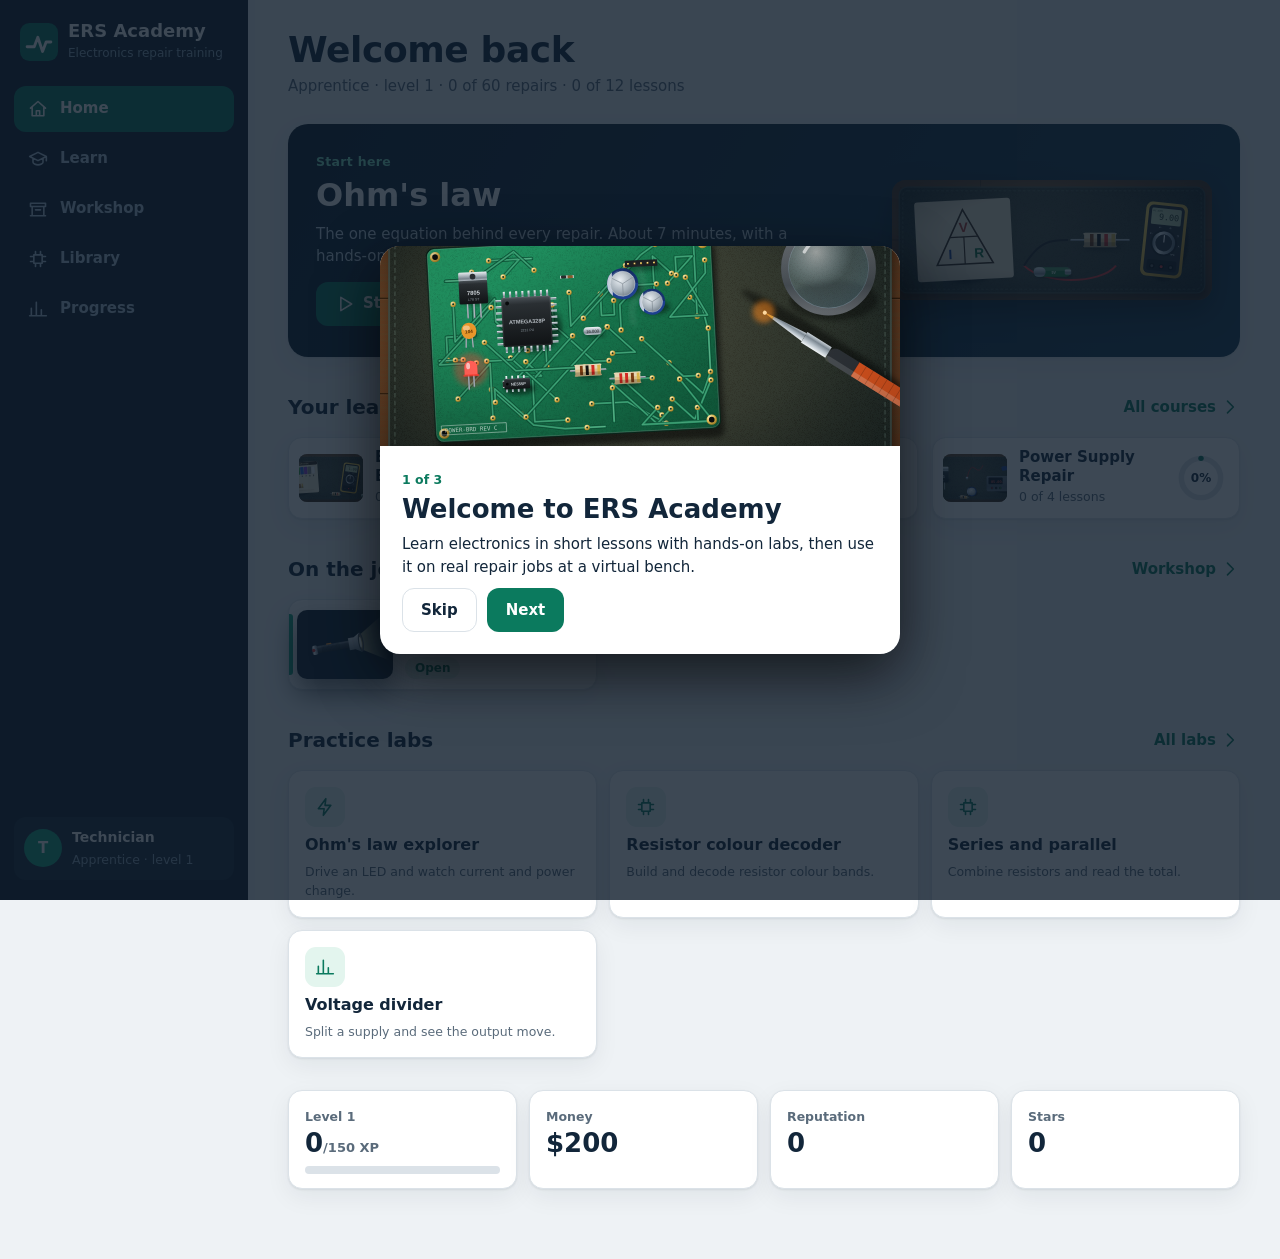
<file: index.html>
<!DOCTYPE html><html lang="en"><head><meta charset="utf-8"><title>ERS Academy · Electronics Repair Training</title>
<meta name="viewport" content="width=device-width,initial-scale=1,viewport-fit=cover"><meta name="theme-color" content="#0d1b2a">
<meta name="apple-mobile-web-app-capable" content="yes"><meta name="mobile-web-app-capable" content="yes">
<link rel="manifest" href="manifest.webmanifest"><link rel="apple-touch-icon" href="icons/apple-touch-icon.png"><link rel="icon" href="icons/icon-192.png">
<link rel="stylesheet" href="css/app.css">
<script src="firebase-config.js"></script><script src="firebase-sync.js"></script></head>
<body><div id="app"></div><div id="toast" role="status" aria-live="polite"></div>
<script src="js/engine.js"></script><script src="js/art.js"></script>
<script src="js/ui/core.js"></script><script src="js/ui/parts.js"></script><script src="js/ui/lessons.js"></script><script src="js/ui/widgets.js"></script>
<script src="js/ui/academy.js"></script><script src="js/ui/workshop.js"></script><script src="js/boot.js"></script>
</body></html>
</file>
<file: css/app.css>
/* ERS Academy design system. Light academy surfaces, dark workshop. */
:root{--ink:#0d1b2a;--ink2:#162a3d;--bg:#eef2f5;--card:#fff;--line:#dbe2e8;--mu:#5a6b7b;--tx:#12263a;--brand:#0b7a5e;--brand2:#12a67f;--brand-bg:#e3f5ee;--amber:#e8a317;--red:#d7382d;--blue:#2a6df4;--r:14px;--sh:0 1px 2px #0d1b2a14,0 8px 24px #0d1b2a10;--hd:"Bahnschrift","Segoe UI Variable Display","Segoe UI",system-ui,-apple-system,Roboto,sans-serif;--mono:"Cascadia Mono","SF Mono",Consolas,"Roboto Mono",monospace}
*{box-sizing:border-box}html{-webkit-text-size-adjust:100%}body{margin:0;background:var(--bg);color:var(--tx);font:15px/1.5 system-ui,-apple-system,"Segoe UI",Roboto,sans-serif;-webkit-tap-highlight-color:transparent}
button{font:inherit;color:inherit;background:none;border:0;padding:0;cursor:pointer;text-align:inherit}button:disabled{cursor:not-allowed}
h1,h2,h3,h4{font-family:var(--hd);line-height:1.2;margin:0}p{margin:0 0 10px}img{max-width:100%}
a{color:inherit;text-decoration:none}
:focus-visible{outline:3px solid #2a6df4aa;outline-offset:2px}
.i{width:20px;height:20px;flex:none;vertical-align:-4px}
.mu{color:var(--mu)}.good{color:#0b7a5e}.bad{color:var(--red)}.warn{color:#b06a00}
.row{display:flex;gap:10px;align-items:center;flex-wrap:wrap}.row.wrap{flex-wrap:wrap}.col{display:flex;flex-direction:column;gap:10px}.row-end{display:flex;justify-content:flex-end;margin-top:14px}
/* buttons and chips */
.btn{display:inline-flex;align-items:center;justify-content:center;gap:8px;min-height:44px;padding:0 18px;border-radius:12px;font-weight:700;background:var(--brand);color:#fff;border:1px solid transparent;transition:transform .08s,background .15s}
.btn.pri{background:var(--brand);color:#fff}.btn.pri:hover:not(:disabled){background:#096a52}
.btn.ghost{background:#fff;color:var(--tx);border-color:var(--line)}.btn.ghost:hover:not(:disabled){border-color:#9fb1c1;background:#f7fafc}
.btn.danger{background:#fff;color:var(--red);border-color:#f0b8b3}.btn.sm{min-height:36px;padding:0 12px;font-size:14px;border-radius:10px}
.btn:disabled{opacity:.45}.btn:active:not(:disabled){transform:translateY(1px)}
.lnk{display:inline-flex;align-items:center;gap:4px;color:var(--brand);font-weight:700;min-height:36px}
.back{display:inline-flex;align-items:center;gap:4px;color:var(--mu);font-weight:600;min-height:40px;margin-bottom:6px}
.pill{display:inline-flex;align-items:center;gap:4px;padding:2px 10px;border-radius:99px;background:#edf1f4;color:var(--mu);font-size:12px;font-weight:700}.pill.g{background:var(--brand-bg);color:var(--brand)}
.chip{display:inline-flex;align-items:center;gap:6px;height:34px;padding:0 12px;border-radius:99px;background:#fff;border:1px solid var(--line);font-weight:700;font-size:14px}.chip.amber{color:#9a6700}.chip .i{width:16px;height:16px}
.chip.lvl{gap:8px;padding:0 10px 0 4px}.chip.lvl b{display:grid;place-items:center;width:26px;height:26px;border-radius:50%;background:var(--brand);color:#fff;font-size:13px}.chip.lvl span{width:54px;height:6px;border-radius:3px;background:#dbe2e8;overflow:hidden}.chip.lvl i{display:block;height:100%;background:var(--brand2)}
.chipb{display:inline-flex;align-items:center;min-height:36px;padding:0 12px;border-radius:99px;border:1px solid var(--line);background:#fff;font-weight:700;font-size:14px}.chipb.on{background:var(--ink);color:#fff;border-color:var(--ink)}
.card{background:var(--card);border:1px solid var(--line);border-radius:var(--r);box-shadow:var(--sh);padding:18px}
.card h2{font-size:19px;margin-bottom:10px;display:flex;align-items:center;gap:8px}
.empty{text-align:center;padding:30px 16px;background:#fff;border:1px dashed #b9c6d2;border-radius:var(--r)}.empty img{max-width:420px;width:100%;border-radius:12px;margin-bottom:12px}
.tabsb{display:flex;gap:6px;padding:4px;background:#e1e8ee;border-radius:12px;margin:16px 0;width:max-content;max-width:100%;overflow-x:auto}.tabsb button{min-height:40px;padding:0 16px;border-radius:9px;font-weight:700;color:var(--mu);white-space:nowrap}.tabsb button.on{background:#fff;color:var(--tx);box-shadow:0 1px 3px #0d1b2a22}
.bar{display:block;height:8px;border-radius:4px;background:#dbe2e8;overflow:hidden;margin-top:8px}.bar i{display:block;height:100%;background:linear-gradient(90deg,var(--brand),var(--brand2))}.bar.lg{height:12px;border-radius:6px}
.stars{display:inline-flex;gap:2px}.stars i{color:#c7d1da}.stars i.on{color:var(--amber)}.stars .i{width:16px;height:16px;fill:currentColor}.stars i:not(.on) .i{fill:none}
.ring{flex:none}.stars .i path{fill:inherit}
/* shell */
.app{display:grid;grid-template-columns:248px 1fr;min-height:100dvh}
.side{position:sticky;top:0;height:100dvh;background:var(--ink);color:#cfe0ec;display:flex;flex-direction:column;padding:20px 14px}
.brand{display:flex;align-items:center;gap:10px;padding:0 6px 22px}.brand svg{width:38px;height:38px;flex:none}.brand b{display:block;color:#fff;font:800 18px var(--hd)}.brand small{color:#8ea6ba;font-size:12px}
.snav{display:flex;flex-direction:column;gap:4px}.snav .nv{display:flex;align-items:center;gap:12px;min-height:46px;padding:0 14px;border-radius:12px;font-weight:700;color:#b6cadb}.snav .nv:hover{background:#ffffff12}.snav .nv.on{background:var(--brand);color:#fff}
.sfoot{margin-top:auto}.who{display:flex;gap:10px;align-items:center;width:100%;padding:10px;border-radius:12px;background:#ffffff0f}.who:hover{background:#ffffff1c}.av{display:grid;place-items:center;width:38px;height:38px;border-radius:50%;background:var(--brand2);color:#fff;font-weight:800}.who b{display:block;color:#fff;font-size:14px}.who small{color:#8ea6ba}
.top{display:none}.tabs{display:none}
.main{padding:28px 40px 70px;width:100%;max-width:1220px;margin:0 auto}
.page{display:flex;flex-direction:column;gap:6px}.page.narrow{max-width:760px}
@media(max-width:959px){.app{display:block}.side{display:none}
 .top{display:flex;align-items:center;justify-content:space-between;position:sticky;top:0;z-index:30;height:56px;padding:0 14px;background:var(--ink);color:#fff}.brand.sm{padding:0}.brand.sm svg{width:30px;height:30px}.brand.sm b{font-size:16px}.top .chips{display:flex;gap:6px}.top .chip{background:#ffffff14;border-color:#ffffff22;color:#fff;height:32px}.top .chip.lvl span{background:#ffffff33}.top .chip.amber{color:#ffd166}
 .tabs{display:grid;grid-template-columns:repeat(5,1fr);position:fixed;left:0;right:0;bottom:0;z-index:30;background:#fff;border-top:1px solid var(--line);padding-bottom:env(safe-area-inset-bottom)}.tabs .nv{display:flex;flex-direction:column;align-items:center;justify-content:center;gap:2px;min-height:58px;color:var(--mu);font-size:11px;font-weight:700}.tabs .nv.on{color:var(--brand)}.tabs .nv.on .i{stroke-width:2.4}
 .main{padding:16px 14px 96px}}
/* page header */
.phead{display:flex;align-items:flex-end;justify-content:space-between;gap:14px;margin-bottom:14px;position:relative}.phead h1{font-size:clamp(26px,4.4vw,36px);font-weight:800;letter-spacing:-.4px}.phead p{color:var(--mu);margin:4px 0 0;max-width:60ch}
.phead.img{min-height:170px;border-radius:18px;overflow:hidden;padding:20px;align-items:flex-end;background:#0d1b2a;isolation:isolate;box-shadow:var(--sh)}.phead.img>img{position:absolute;inset:0;width:100%;height:100%;object-fit:cover;z-index:-2}.phead.img:before{content:"";position:absolute;inset:0;background:linear-gradient(90deg,#0d1b2aee 8%,#0d1b2a66 60%,#0d1b2a22);z-index:-1}.phead.img h1,.phead.img p{color:#fff}.phead.img p{color:#d0deea}
.phr{display:flex;align-items:center}
.sec{margin-top:26px}.sech{display:flex;align-items:center;justify-content:space-between;margin-bottom:12px}.sech h2{font-size:20px}
/* continue hero */
.cont{display:grid;grid-template-columns:1fr minmax(0,320px);gap:20px;align-items:center;background:linear-gradient(120deg,#0d1b2a,#16394f);color:#fff;border-radius:20px;padding:26px 28px;overflow:hidden;box-shadow:var(--sh);margin-top:6px}
.contx small{color:#7fe3c2;font-weight:800;letter-spacing:.3px}.contx h2{font-size:clamp(24px,3.6vw,32px);margin:4px 0 8px}.contx p{color:#c6d7e4;max-width:52ch}.contx .btn{margin:4px 8px 0 0}.contx .btn.ghost{background:#ffffff14;color:#fff;border-color:#ffffff33}
.devart{display:block;width:100%;height:auto;max-height:210px;filter:drop-shadow(0 14px 14px #0008)}.devart.sm{width:96px;max-height:70px;flex:none}.devart.lg{max-width:320px;justify-self:end}.contimg{width:100%;border-radius:14px;box-shadow:0 12px 28px #0007}
@media(max-width:720px){.cont{grid-template-columns:1fr;padding:20px}.devart.lg{max-width:240px;justify-self:center}}
/* home cards */
.ccs{display:grid;grid-template-columns:repeat(auto-fill,minmax(250px,1fr));gap:14px}.cc{display:grid;grid-template-columns:64px 1fr auto;gap:12px;align-items:center;background:#fff;border:1px solid var(--line);border-radius:var(--r);padding:10px 14px 10px 10px;box-shadow:var(--sh)}.cc img{width:64px;height:48px;object-fit:cover;border-radius:8px}.cc b{display:block;line-height:1.25}.cc small{color:var(--mu)}.cc:hover{border-color:#9fb1c1}
.jts{display:grid;grid-template-columns:repeat(auto-fill,minmax(270px,1fr));gap:12px}.jt{display:flex;align-items:center;gap:12px;text-align:left;background:#fff;border:1px solid var(--line);border-radius:var(--r);padding:10px 14px 10px 8px;box-shadow:var(--sh);min-height:84px;position:relative}.jt:before{content:"";position:absolute;left:0;top:14px;bottom:14px;width:4px;border-radius:0 3px 3px 0;background:var(--brand2)}.jt .devart{background:#0f1d29;border-radius:10px;padding:4px}.jti small{color:var(--mu);font-size:12px;font-weight:700}.jti b{display:block;line-height:1.25;margin:1px 0 4px}.jt.done:before{background:var(--amber)}.jt:disabled{opacity:.55}.jt:disabled:before{background:#b9c6d2}.jt:hover:not(:disabled){border-color:#9fb1c1}
.labs{display:grid;grid-template-columns:repeat(auto-fill,minmax(230px,1fr));gap:12px}.lab-card{display:flex;flex-direction:column;align-items:flex-start;gap:6px;text-align:left;background:#fff;border:1px solid var(--line);border-radius:var(--r);padding:16px;box-shadow:var(--sh);min-height:128px}.lab-card:hover{border-color:var(--brand2)}.lab-card b{font-size:16px}.lab-card small{color:var(--mu)}.li{display:grid;place-items:center;width:40px;height:40px;border-radius:11px;background:var(--brand-bg);color:var(--brand)}
.stats{display:grid;grid-template-columns:repeat(4,1fr);gap:12px}.stats>div{background:#fff;border:1px solid var(--line);border-radius:var(--r);padding:14px 16px;box-shadow:var(--sh)}.stats small{color:var(--mu);font-weight:700}.stats b{display:block;font:800 26px var(--hd)}.stats b i{font:600 13px system-ui;color:var(--mu);font-style:normal}@media(max-width:720px){.stats{grid-template-columns:repeat(2,1fr)}}
.modes{display:grid;grid-template-columns:repeat(auto-fit,minmax(220px,1fr));gap:12px}.mode{display:flex;flex-direction:column;gap:6px;align-items:flex-start;background:#fff;border:1px solid var(--line);border-radius:var(--r);padding:16px;box-shadow:var(--sh)}.mode:hover{border-color:var(--brand2)}.mode small{color:var(--mu)}
.tipbox{background:var(--brand-bg);border:1px solid #b6e4d3;border-radius:var(--r);padding:14px 16px;color:#0a5a45}.tipbox .i{margin-right:6px}
/* learn */
.course{display:grid;grid-template-columns:260px 1fr;background:#fff;border:1px solid var(--line);border-radius:18px;overflow:hidden;box-shadow:var(--sh);margin-bottom:16px}.course .cover{width:100%;height:100%;object-fit:cover;min-height:180px}.cbody{padding:20px 22px}.chead{display:flex;justify-content:space-between;gap:12px;align-items:flex-start;margin-bottom:10px}.chead small{color:var(--brand);font-weight:800}.chead h2{font-size:23px;margin:2px 0 4px}.chead p{color:var(--mu);margin:0}
.lessons{list-style:none;margin:0;padding:0;display:flex;flex-direction:column;gap:6px}.lrow{display:grid;grid-template-columns:72px 1fr auto 28px;gap:12px;align-items:center;width:100%;padding:6px 10px 6px 6px;border:1px solid var(--line);border-radius:12px;background:#fafcfd;text-align:left}.lrow:hover{border-color:var(--brand2);background:#fff}.lrow img{width:72px;height:46px;object-fit:cover;border-radius:8px}.lt b{display:block;line-height:1.25}.lt small{color:var(--mu)}.lm{color:var(--mu);font-size:13px;font-weight:600}.ls{display:grid;place-items:center}.chk{display:grid;place-items:center;width:26px;height:26px;border-radius:50%;background:var(--brand);color:#fff}.chk .i{width:15px;height:15px}.lrow.ok{background:#f2faf6}
@media(max-width:820px){.course{grid-template-columns:1fr}.course .cover{height:130px;min-height:0}.lrow{grid-template-columns:56px 1fr 22px}.lrow img{width:56px;height:40px}.lm{display:none}}
.safe-cta{display:grid;grid-template-columns:320px 1fr;gap:20px;background:#fff;border:1px solid var(--line);border-radius:18px;overflow:hidden;box-shadow:var(--sh);align-items:center}.safe-cta img{width:100%;height:100%;object-fit:cover}.safe-cta div{padding:20px}@media(max-width:720px){.safe-cta{grid-template-columns:1fr}}
/* lesson */
.lesson{max-width:820px;margin:0 auto;width:100%}.lhead{display:flex;align-items:center;gap:16px;margin-bottom:10px}.steps{flex:1;display:flex;gap:5px}.steps i{flex:1;height:6px;border-radius:3px;background:#d5dee6}.steps i.d{background:var(--brand2)}.steps i.c{background:var(--ink)}
.lcover{position:relative;border-radius:18px;overflow:hidden;margin-bottom:16px;min-height:150px;display:flex;align-items:flex-end;isolation:isolate;background:#0d1b2a}.lcover img{position:absolute;inset:0;width:100%;height:100%;object-fit:cover;z-index:-2}.lcover:before{content:"";position:absolute;inset:0;background:linear-gradient(0deg,#0d1b2aee,#0d1b2a11 70%);z-index:-1}.lcover div{padding:16px 20px;color:#fff}.lcover small{color:#9fe5cd;font-weight:700}.lcover h1{font-size:clamp(24px,4vw,32px)}
.blk{margin-bottom:16px}.blk.text{background:#fff;border:1px solid var(--line);border-radius:var(--r);padding:20px 22px;box-shadow:var(--sh)}.blk.text h3{font-size:21px;margin-bottom:10px}.blk.text p{font-size:16.5px;line-height:1.65}.blk.text p:last-child{margin-bottom:0}
figure.blk{margin:0 0 16px;background:#fff;border:1px solid var(--line);border-radius:var(--r);overflow:hidden;box-shadow:var(--sh)}figure .fig{display:block;width:100%;height:auto}figcaption{padding:10px 16px;color:var(--mu);font-size:14px;border-top:1px solid var(--line)}
.fig.sm{width:100%;max-width:520px;height:auto;display:block;margin:0 auto 10px}
.keybox{background:var(--brand-bg);border:1px solid #b6e4d3;border-radius:var(--r);padding:16px 20px}.keybox h3{display:flex;gap:8px;align-items:center;color:#0a5a45;font-size:17px;margin-bottom:8px}.keybox ul{margin:0;padding-left:20px}.keybox li{margin:4px 0}
.chkq small,.quiz small{color:var(--brand);font-weight:800}.chkq h3,.quiz h3{margin:2px 0 12px;font-size:19px}
.opts{display:flex;flex-direction:column;gap:8px}.opts.inl,.opts .btn{}.qo{display:flex;align-items:center;gap:12px;min-height:48px;padding:10px 14px;border:1.5px solid var(--line);border-radius:12px;background:#fff;font-weight:600;text-align:left}.qo:before{content:"";width:20px;height:20px;border-radius:50%;border:2px solid #9fb1c1;flex:none}.qo:hover{border-color:#9fb1c1;background:#f7fafc}.qo.on{border-color:var(--ink);background:#f1f5f8}.qo.on:before{background:radial-gradient(var(--ink) 0 5px,#fff 6px);border-color:var(--ink)}.qo.rt{border-color:#0b7a5e;background:#e8f7f0}.qo.rt:before{background:#0b7a5e;border-color:#0b7a5e}.qo.wr{border-color:var(--red);background:#fdeceb}.qo.wr:before{background:var(--red);border-color:var(--red)}
.qq{margin-bottom:18px}.qq>p{margin-bottom:8px;font-size:16.5px}.why{margin:8px 0 0;font-size:14px}
.passbox{background:var(--brand-bg);border:1px solid #b6e4d3;border-radius:var(--r);padding:16px;margin-top:8px}.passbox b{display:flex;gap:8px;align-items:center;font-size:18px;color:#0a5a45}
.lnav{display:flex;justify-content:space-between;align-items:center;gap:12px;margin-top:10px;padding:10px 12px;position:sticky;bottom:calc(58px + env(safe-area-inset-bottom));background:#fff;border:1px solid var(--line);border-radius:14px;box-shadow:0 8px 24px #0d1b2a22;z-index:5}.lnav span{color:var(--mu);font-weight:700}@media(min-width:960px){.lnav{bottom:12px}}.lesson{padding-bottom:24px}
/* labs / widgets */
.card.lab{padding:18px}.card.lab h3{display:flex;gap:8px;align-items:center;margin-bottom:12px;font-size:18px;color:var(--brand)}
.lab-ctl{display:flex;flex-direction:column;gap:12px;margin-bottom:12px;padding:14px;background:#f4f7f9;border-radius:12px}
.sl{display:grid;grid-template-columns:110px 1fr 76px;gap:12px;align-items:center;font-weight:700;font-size:14px}.sl output{text-align:right;font-family:var(--mono);font-size:14px}
input[type=range]{-webkit-appearance:none;appearance:none;height:8px;border-radius:4px;background:#cfd9e1;width:100%;min-height:32px;background-clip:content-box;padding:12px 0;border:0}input[type=range]::-webkit-slider-thumb{-webkit-appearance:none;width:26px;height:26px;border-radius:50%;background:var(--brand);border:3px solid #fff;box-shadow:0 1px 5px #0005;margin-top:0}input[type=range]::-moz-range-thumb{width:22px;height:22px;border-radius:50%;background:var(--brand);border:3px solid #fff}
.segc{display:inline-flex;background:#e1e8ee;border-radius:10px;padding:3px;gap:2px;width:max-content;max-width:100%}.segc button{min-height:38px;padding:0 14px;border-radius:8px;font-weight:700;color:var(--mu);white-space:nowrap}.segc button.on{background:#fff;color:var(--tx);box-shadow:0 1px 3px #0d1b2a22}
.readouts{display:grid;grid-template-columns:repeat(auto-fit,minmax(130px,1fr));gap:10px;margin:8px 0}.readouts>div{background:#f4f7f9;border-radius:10px;padding:10px 12px}.readouts small{display:block;color:var(--mu);font-size:12px;font-weight:700}.readouts b{font:800 18px var(--mono)}
.lab-task{margin-top:12px;padding:12px 14px;border:1px dashed #9fb1c1;border-radius:12px;background:#fafcfd}
.lab-two{display:grid;grid-template-columns:1fr 1fr;gap:20px}@media(max-width:820px){.lab-two{grid-template-columns:1fr}}.lab-two h4{margin-bottom:8px}.lab-two h4 small{color:var(--mu);font-weight:600;margin-left:8px}
.swrows{display:flex;flex-direction:column;gap:6px;margin-top:8px}.swrows>span{font-size:12px;font-weight:700;color:var(--mu);margin-top:4px}.sws{display:flex;gap:6px;flex-wrap:wrap}.swb{width:32px;height:32px;border-radius:50%;border:3px solid #fff;box-shadow:0 0 0 1px #9fb1c1}.swb.on{box-shadow:0 0 0 3px var(--ink)}
.sels{display:flex;gap:10px;flex-wrap:wrap}.sel{display:flex;gap:8px;align-items:center;font-weight:700}select{min-height:40px;padding:0 10px;border:1px solid var(--line);border-radius:10px;background:#fff;font:inherit}
.divrow{display:grid;grid-template-columns:1fr 90px;gap:14px;align-items:center}.bar{}.divrow .bar{position:relative;height:200px;width:50px;margin:0 auto;border-radius:10px;background:#dbe2e8}.divrow .barfill{position:absolute;bottom:0;left:0;right:0;background:linear-gradient(0deg,var(--brand),var(--brand2));border-radius:10px;transition:height .15s}.divrow .bar span{position:absolute;left:58px;transform:translateY(50%);font:800 13px var(--mono);white-space:nowrap}
.tg{display:flex;gap:10px;align-items:center;font-weight:700;min-height:44px}.tg input{width:22px;height:22px;accent-color:var(--brand)}
.gauges{display:grid;grid-template-columns:1fr 1fr;gap:10px}.gauge{width:100%;max-width:200px;margin:0 auto}.regstat{grid-column:1/-1;padding:12px 14px;border-radius:12px;background:#f4f7f9}.regstat small{display:block;color:var(--mu)}.regstat.good{background:#e8f7f0}.regstat.bad{background:#fdeceb}.regstat.warn{background:#fff4de}
.board-lab{width:100%;max-width:520px;height:auto;display:block;margin:10px auto}.board-lab .ins{cursor:pointer}.board-lab .ins .hit{fill:transparent}.board-lab .ins:hover .hit{fill:#ffffff22}.board-lab .ins.on .hit{fill:#ffd16644;stroke:#ffd166;stroke-width:3}.board-lab .ins.hit .hit{fill:#00ff8844;stroke:#7dffb0;stroke-width:3}.board-lab .ins.miss .hit{fill:#ff4d4d44;stroke:#ff6b6b;stroke-width:3}
.meterlab{display:grid;grid-template-columns:1.2fr 1fr;gap:14px;align-items:start}@media(max-width:820px){.meterlab{grid-template-columns:1fr}}.node{cursor:pointer}.node circle{fill:#12263a;transition:fill .1s}.node.r circle{fill:#d7382d}.node.b circle{fill:#2b2f33;stroke:#fff;stroke-width:2}.dmm-mini{background:#14202b;color:#fff;border-radius:14px;padding:14px}.lcd{font:700 30px var(--mono);background:#b5cfa0;color:#1c2a17;border-radius:10px;padding:10px 14px;text-align:right;min-height:56px;border:3px solid #0006}.lcd.err{color:#a1281f}.lcd.big{font-size:38px;padding:14px 18px}
.dmm-mini .segc{background:#243442}.dmm-mini .segc button{color:#b6cadb}.dmm-mini .segc button.on{background:#fff;color:var(--ink)}.seg2{display:flex;gap:8px;margin:10px 0;flex-wrap:wrap}.probe-row{display:flex;gap:6px;align-items:center;margin:6px 0;flex-wrap:wrap}.probe-row span{width:70px;font-size:13px;color:#9fb6c8;font-weight:700}.dmm-mini .chipb{background:#243442;border-color:#34495c;color:#fff;min-height:34px;padding:0 10px}.dmm-mini .chipb.on{background:#fff;color:var(--ink)}.dmm-mini .warn{color:#ffc86b;margin:8px 0 0}
.tasks{margin:14px 0 0;padding-left:22px}.tasks li{margin:6px 0}.tasks li.d{color:var(--brand);font-weight:700}.tasks li.d:after{content:" ✓"}
.match{display:grid;grid-template-columns:1fr 1fr;gap:12px}.mcol{display:flex;flex-direction:column;gap:8px}.mcard{display:flex;align-items:center;gap:10px;min-height:58px;padding:6px 12px;border:1.5px solid var(--line);border-radius:12px;background:#fff;font-weight:700}.mcard.on{border-color:var(--ink);background:#f1f5f8}.mcard.ok{border-color:#0b7a5e;background:#e8f7f0}.mcard .ppic{width:64px;height:50px}.mcard.sym{justify-content:center;color:var(--tx)}.mcard .sym{width:90px;height:36px}
.idq{display:grid;grid-template-columns:200px 1fr;gap:16px;align-items:center}@media(max-width:600px){.idq{grid-template-columns:1fr}}.idpic{background:linear-gradient(#1a8a5f,#0e5f42);border-radius:16px;padding:12px;display:grid;place-items:center}.ppic{display:block;width:100%;height:auto}.ppic.lg{max-width:190px}.ppic.xl{max-width:300px}.ppic.sm{width:64px;height:50px;flex:none}.opts .btn.ok{background:#e8f7f0;border-color:#0b7a5e}.opts .btn.no{background:#fdeceb;border-color:var(--red)}.resbox{text-align:center;padding:16px}
/* library */
.libgrid{display:grid;grid-template-columns:repeat(auto-fill,minmax(150px,1fr));gap:12px}.lcard{display:flex;flex-direction:column;gap:4px;text-align:left;background:#fff;border:1px solid var(--line);border-radius:var(--r);padding:12px 14px 14px;box-shadow:var(--sh)}.lcard:hover{border-color:var(--brand2)}.lcard .ppic{background:linear-gradient(#1a8a5f,#0e5f42);border-radius:10px;margin-bottom:6px;padding:4px}.lcard small{color:var(--mu);font-size:13px;line-height:1.3}
.toolgrid{display:grid;grid-template-columns:repeat(auto-fill,minmax(310px,1fr));gap:12px}.tcard{display:flex;gap:14px;background:#fff;border:1px solid var(--line);border-radius:var(--r);padding:14px;box-shadow:var(--sh)}.tcard.lk{opacity:.65}.tart{flex:none;width:84px;height:84px;border-radius:14px;background:#0f1d29;display:grid;place-items:center}.tart svg{width:70px;height:70px}.tcard h3{font-size:17px;margin-bottom:4px;display:flex;gap:6px;align-items:center}.tcard p{color:var(--mu);font-size:14px;margin-bottom:6px}details summary{cursor:pointer;font-weight:700;color:var(--brand);min-height:32px}
.item{display:grid;grid-template-columns:72px 1fr auto;gap:12px;align-items:center;padding:10px 0;border-bottom:1px solid #edf1f4}.item:last-child{border-bottom:0}.item .pc .ppic{width:72px;height:56px;background:linear-gradient(#1a8a5f,#0e5f42);border-radius:10px;padding:2px}.item .nm small{display:block;color:var(--mu)}.item .qty{font:800 18px var(--mono)}
.acc{margin-bottom:12px;padding:0}.acc>summary{list-style:none;display:flex;justify-content:space-between;align-items:center;padding:14px 18px;font:800 18px var(--hd);color:var(--tx)}.acc>summary::-webkit-details-marker{display:none}.acc[open]>summary .i{transform:rotate(90deg)}.acc>.in{padding:0 18px 8px}
.cdet{display:grid;grid-template-columns:340px 1fr;gap:28px;margin-bottom:10px}@media(max-width:820px){.cdet{grid-template-columns:1fr}}.cpic{background:linear-gradient(#1a8a5f,#0e5f42);border-radius:18px;padding:20px;color:#fff;text-align:center}.csym{margin-top:12px;background:#ffffff1f;border-radius:12px;padding:8px}.csym .sym{width:120px;height:60px;display:block;margin:0 auto}.csym small{color:#c9eadb}.cinfo h1{font-size:32px}.lead{font-size:17px;color:var(--mu)}
.dl{display:grid;grid-template-columns:130px 1fr;gap:6px 14px;margin:10px 0}.dl dt{color:var(--mu);font-weight:700;font-size:13px}.dl dd{margin:0}
.faults{display:grid;grid-template-columns:repeat(auto-fill,minmax(300px,1fr));gap:12px}.fault{background:#fff;border:1px solid var(--line);border-radius:var(--r);padding:14px 16px}.fault>b{font-size:16px}
/* progress */
.grid2{display:grid;grid-template-columns:1fr 1fr;gap:16px}@media(max-width:820px){.grid2{grid-template-columns:1fr}}
.kv{display:grid;grid-template-columns:1fr auto;gap:2px 14px;margin-top:12px}.kv b{color:var(--mu);font-weight:600;padding:7px 0;border-bottom:1px solid #edf1f4}.kv span{padding:7px 0;border-bottom:1px solid #edf1f4;font-weight:700;text-align:right}
.ach{display:grid;grid-template-columns:repeat(auto-fill,minmax(150px,1fr));gap:10px}.a{display:flex;flex-direction:column;gap:2px;padding:12px;border-radius:12px;background:#f4f7f9;color:#8497a8}.a b{color:#8497a8;font-size:14px}.a small{font-size:12px}.a.on{background:#fff4de;color:#9a6700}.a.on b{color:#7a4f00}
.mh{margin:18px 0 10px;font-size:17px}.map{display:grid;grid-template-columns:repeat(auto-fill,minmax(260px,1fr));gap:10px}
.skills{display:grid;grid-template-columns:repeat(auto-fill,minmax(320px,1fr));gap:12px}.card.sk{display:flex;gap:14px;align-items:center}.card.sk>img{width:86px;height:86px;object-fit:contain;flex:none;background:#f4f7f9;border-radius:14px;padding:8px}.card.sk h3{font-size:18px}.card.sk p{color:var(--mu);font-size:14px}.pips{display:inline-flex;gap:4px;margin-left:8px;vertical-align:middle}.pips i{width:11px;height:11px;border-radius:50%;background:#dbe2e8}.pips i.on{background:var(--amber)}
.log .lr{display:flex;justify-content:space-between;gap:12px;align-items:center;padding:12px 0;border-bottom:1px solid #edf1f4}.log .lr:last-child{border:0}.log small{display:block;color:var(--mu)}
/* profile */
.idc{display:flex;gap:18px;align-items:center}.idav{display:grid;place-items:center;width:84px;height:84px;border-radius:22px;background:linear-gradient(135deg,var(--brand),var(--brand2));color:#fff;font:800 38px var(--hd);flex:none}.fld{display:block}.fld span{display:block;font-weight:700;font-size:13px;color:var(--mu);margin-bottom:4px}input,textarea{font:inherit;min-height:44px;padding:0 12px;border:1px solid var(--line);border-radius:10px;background:#fff;color:var(--tx);width:100%}textarea{padding:10px 12px;min-height:90px;font-family:var(--mono);font-size:13px}
.tunl{display:grid;grid-template-columns:repeat(auto-fill,minmax(88px,1fr));gap:10px}.tunl>div{text-align:center;padding:8px;border-radius:12px;background:#0f1d29;color:#cfe0ec;font-size:12px}.tunl svg{width:48px;height:48px}.tunl .lk{opacity:.4}
.sw{display:flex;align-items:center;justify-content:space-between;gap:14px;width:100%;min-height:56px;padding:10px 14px;border:1px solid var(--line);border-radius:12px;background:#fff;margin-bottom:8px}.sw span b{display:block}.sw span small{color:var(--mu)}.sw i{position:relative;flex:none;width:52px;height:30px;border-radius:15px;background:#c5d0d9;transition:background .15s}.sw i:before{content:"";position:absolute;left:3px;top:3px;width:24px;height:24px;border-radius:50%;background:#fff;box-shadow:0 1px 3px #0005;transition:transform .15s}.sw.on i{background:var(--brand)}.sw.on i:before{transform:translateX(22px)}
.sf summary{display:flex;justify-content:space-between;align-items:center;font:800 17px var(--hd);list-style:none;cursor:pointer;min-height:44px}.sf summary::-webkit-details-marker{display:none}.sf[open] summary .i{transform:rotate(90deg)}.sf{margin-bottom:10px}
/* result */
.resultc{display:grid;grid-template-columns:1fr 1.2fr;background:#fff;border:1px solid var(--line);border-radius:20px;overflow:hidden;box-shadow:var(--sh);margin-bottom:16px}.resultc>img{width:100%;height:100%;object-fit:cover;min-height:220px}.rb{padding:24px}.rb small{color:var(--brand);font-weight:800}.rb h1{font-size:30px;margin:4px 0 8px}.big .stars .i{width:34px;height:34px}@media(max-width:720px){.resultc{grid-template-columns:1fr}}
.fx{border-top:1px solid var(--line);padding:6px 0}.fx summary{display:flex;justify-content:space-between;align-items:center;min-height:44px;list-style:none;cursor:pointer}.fx summary::-webkit-details-marker{display:none}
/* modal, toast */
.modal{position:fixed;inset:0;z-index:100;background:#0d1b2acc;display:grid;place-items:center;padding:16px}.mbox{background:#fff;color:var(--tx);border-radius:20px;overflow:hidden;max-width:520px;width:100%;box-shadow:0 20px 60px #000a}.mbox>img{display:block;width:100%;height:200px;object-fit:cover}.mb{padding:22px}.mb small{color:var(--brand);font-weight:800}.mb h2{font-size:26px;margin:4px 0 8px}.mbox.sm{max-width:380px}
#toast{position:fixed;left:50%;bottom:90px;transform:translate(-50%,20px);max-width:min(92vw,520px);background:var(--ink);color:#fff;padding:12px 18px;border-radius:12px;box-shadow:0 10px 30px #0006;opacity:0;pointer-events:none;transition:all .2s;z-index:200;font-weight:600}#toast.show{opacity:1;transform:translate(-50%,0)}
/* ===== WORKSHOP ===== */
body.wkmode{overflow:hidden;background:#0b141c}
.wk{position:fixed;inset:0;display:grid;grid-template-rows:56px minmax(0,1fr);background:#0b141c;color:#dbe7f0;z-index:20}
.wk .btn.ghost{background:#16293a;border-color:#2a4155;color:#dbe7f0}.wk .btn.ghost:hover:not(:disabled){background:#1d3447;border-color:#3d5b73}.wk .btn.danger{background:#2a1618;color:#ff9a90;border-color:#6b2d2a}.wk .mu{color:#8ea6ba}.wk .warn{color:#ffc86b}.wk .good{color:#6ee7b0}.wk .bad{color:#ff8a80}
.wk-top{display:flex;align-items:center;gap:14px;padding:0 12px;background:#0f1d29;border-bottom:1px solid #1f3346;min-width:0}.icb{display:grid;place-items:center;width:40px;height:40px;border-radius:10px;background:#16293a;color:#dbe7f0;flex:none}
.wk-title{min-width:0}.wk-title b{display:block;font:800 16px var(--hd);white-space:nowrap;overflow:hidden;text-overflow:ellipsis}.wk-title small{color:#8ea6ba;white-space:nowrap;overflow:hidden;text-overflow:ellipsis;display:block}
.wk-prog{flex:1;min-width:0;display:flex;flex-direction:column;gap:4px;max-width:340px;margin:0 auto}.wk-prog span{font-size:12px;color:#8ea6ba;font-weight:700;white-space:nowrap;overflow:hidden;text-overflow:ellipsis}.wk-prog i{display:block;height:5px;border-radius:3px;background:#22384b}.wk-prog i b{display:block;height:100%;background:linear-gradient(90deg,#12a67f,#7be3c0);border-radius:3px}
.wk-acts{display:flex;gap:8px;align-items:center;margin-left:auto}.wk-timer{display:inline-flex;align-items:center;gap:6px;font:700 15px var(--mono);color:#ffd166;margin-right:4px}.wk-timer .i{width:16px;height:16px}
.wk-body{display:grid;grid-template-columns:88px minmax(0,1fr) 392px;min-height:0}
.wk-tools{overflow-y:auto;display:flex;flex-direction:column;gap:6px;padding:8px;background:#0f1d29;border-right:1px solid #1f3346}
.tl{position:relative;display:flex;flex-direction:column;align-items:center;gap:3px;padding:8px 2px 6px;border-radius:12px;background:#142636;border:1px solid #223a4f;color:#b7cad9;font-size:11px;font-weight:700;line-height:1.15;text-align:center;min-height:62px}.tl .i{width:24px;height:24px}.tl:hover{border-color:#3d5b73}.tl.on{background:linear-gradient(#f1c15a,#cf9a22);color:#1d1403;border-color:#ffe08a}.tl.lk{opacity:.5}.tl .lk{position:absolute;right:4px;top:4px;width:13px;height:13px}
.wk-bench{position:relative;overflow:hidden;background:#2b1b10 url(../assets/wood-tile.svg) 0 0/600px;touch-action:none;cursor:grab;user-select:none;-webkit-user-select:none}.wk-bench:active{cursor:grabbing}
.stage{position:absolute;left:0;top:0;width:1200px;transform-origin:0 0}.stage .dbg{position:absolute;left:0;top:0;width:1200px;pointer-events:none}.stage .dec{position:absolute;pointer-events:none}
.host{position:absolute}.host svg{display:block;overflow:visible}
.tray{position:absolute;border-radius:12px;background:linear-gradient(#10161b,#0a0e11);border:3px solid #2a3239;box-shadow:inset 0 6px 14px #000,0 8px 18px #0008;display:grid;place-items:end center;padding-bottom:6px}.tray span{color:#6f808d;font:700 12px var(--mono);letter-spacing:2px;text-transform:uppercase}
.lp{position:absolute;width:40px;height:40px;cursor:grab;filter:drop-shadow(0 4px 3px #0009)}.lp.hd{cursor:grabbing;transform:scale(1.15)}
.pp{position:absolute;padding:0;background:none;border:0;border-radius:12px;cursor:pointer}.pp img{width:100%;height:100%;display:block;transform:rotate(var(--r,0deg));transition:transform .18s,filter .18s;pointer-events:none}.pp:hover img{transform:translateY(-4px) rotate(var(--r,0deg))}.pp.on img{transform:translate(-3px,-10px) rotate(var(--r,0deg)) scale(1.05);filter:drop-shadow(0 16px 12px #000b) drop-shadow(0 0 16px #f1c15acc)}.pp.lk img{filter:saturate(.5) brightness(.8)}
.dlcd,.plcd{position:absolute;display:flex;align-items:center;justify-content:flex-end;padding:0 6px;overflow:hidden;white-space:nowrap;pointer-events:none;font-family:var(--mono)}.dlcd{font-weight:700;font-size:25px;color:#1f2d1b;text-shadow:0 1px 0 #fff4}.plcd{font-size:14px;color:#ff5b4a;font-weight:700;text-shadow:0 0 6px #ff3b2a}.slcd{position:absolute;pointer-events:none}
.board .cp{cursor:pointer;outline:none}.board .cp .hit{fill:transparent;transition:fill .12s}.board .cp:hover .hit,.board .cp:focus-visible .hit{fill:#ffffff1f}.board .cp.sel .hit{fill:#ffd16622}.board .pad{cursor:crosshair}.board .pad:hover circle:nth-child(2){fill:#9be9ff55}
.device .scw{cursor:pointer}.device .scw.lsn circle:nth-child(2),.device .scw.lsn path{transform-origin:center;transform-box:fill-box}.device .scw.lsn{filter:drop-shadow(0 0 5px #ffd166)}.device .dv{cursor:pointer}.device .scw:hover circle:nth-child(2){stroke:#ffd166}
.wk-zoom{position:absolute;right:12px;top:12px;display:flex;flex-direction:column;gap:8px;z-index:5}.wk-zoom button{display:grid;place-items:center;width:44px;height:44px;border-radius:12px;background:#0f1d29e8;color:#fff;border:1px solid #2a4155;box-shadow:0 4px 12px #0007}
.wk-hud{position:absolute;left:12px;right:70px;bottom:12px;display:flex;flex-direction:column;gap:8px;z-index:5;pointer-events:none;max-width:640px}.hm{background:#0f1d29f0;border:1px solid #2a4155;border-left:4px solid #5cc8ff;border-radius:12px;padding:10px 14px;font-size:14px;color:#e6f0f7;box-shadow:0 6px 16px #0008}.hm.tip{border-left-color:#8ea6ba;color:#b7cad9}.hm.warn{border-left-color:#ffc86b}.hm.ok{border-left-color:#6ee7b0}
.wk-panel{display:flex;flex-direction:column;min-height:0;background:#0f1d29;border-left:1px solid #1f3346}.wk-tabs{display:flex;gap:2px;padding:8px 8px 0;border-bottom:1px solid #1f3346}.wk-tabs button{flex:1;min-height:42px;border-radius:10px 10px 0 0;font-weight:700;color:#8ea6ba;font-size:14px;display:flex;align-items:center;justify-content:center;gap:6px}.wk-tabs button i{font:700 11px var(--mono);font-style:normal;background:#f1c15a;color:#1d1403;border-radius:6px;padding:1px 5px}.wk-tabs button.on{background:#16293a;color:#fff;box-shadow:inset 0 -3px #f1c15a}.sheetb{display:none!important}
.wk-pc{flex:1;overflow-y:auto;padding:16px;font-size:14px}.wk-pc h3{font:800 18px var(--hd);margin-bottom:4px}.wk-pc h4{font-size:12px;letter-spacing:.6px;text-transform:uppercase;color:#8ea6ba;margin:18px 0 8px}
.tkh{display:flex;gap:12px;align-items:center}.tkh .devart{width:96px;background:#16293a;border-radius:10px;padding:4px}.tkh small{color:#7fe3c2;font-weight:800}.tkc{margin:12px 0;padding:12px;background:#16293a;border-radius:12px}.tkc small{display:block;color:#8ea6ba;font-weight:700;margin-bottom:4px}.tkc p{margin:6px 0 0;font-size:15px}
.stg,.ops{list-style:none;margin:0;padding:0;display:flex;flex-direction:column;gap:4px}.stg li{display:flex;gap:8px;align-items:center;color:#8ea6ba}.stg li i{width:16px;height:16px;border-radius:50%;border:2px solid #34495c;flex:none}.stg li.d{color:#cfe0ec}.stg li .i{width:16px;height:16px;color:#6ee7b0}
.ops li{display:grid;grid-template-columns:28px 1fr auto;gap:10px;align-items:center;padding:8px 10px;background:#16293a;border-radius:10px}.ops li>span{display:grid;place-items:center;width:26px;height:26px;border-radius:50%;background:#22384b;font-weight:800;font-size:12px}.ops li.d>span{background:#12a67f}.ops li.d>span .i{width:14px;height:14px}.ops small{display:block;color:#8ea6ba}.ops em{font-size:12px;color:#8ea6ba}
.logl{margin:0;padding-left:18px;color:#cfe0ec}.logl li{margin:4px 0}.chipb{}.wk .chipb{background:#16293a;border-color:#2a4155;color:#dbe7f0;min-height:36px}.wk .chipb.on{background:#f1c15a;color:#1d1403;border-color:#ffe08a}
.wk .sw{background:#16293a;border-color:#2a4155;color:#dbe7f0}.wk .sw small{color:#8ea6ba}.wk .sw.on i{background:#12a67f}
.emp{text-align:center;padding:30px 10px;color:#8ea6ba}.emp .ppic{margin:0 auto 10px;opacity:.7}.emp h3{color:#dbe7f0}
.ptp{display:flex;align-items:center;gap:12px;background:linear-gradient(#1a8a5f,#0e5f42);border-radius:14px;padding:10px;margin-bottom:12px;color:#fff}.ptp .ppic{max-width:150px}.ptp .sym{width:90px;height:44px;margin-left:auto}.wk .dl dt{color:#8ea6ba}.acts{display:grid;grid-template-columns:1fr 1fr;gap:8px}.acts .btn{justify-content:flex-start;padding:0 10px}.acts .i{width:18px;height:18px}
.pool{display:flex;flex-direction:column;gap:8px}.pl{display:grid;grid-template-columns:64px 1fr auto;gap:10px;align-items:center;padding:8px;background:#16293a;border-radius:12px}.pl .ppic{background:linear-gradient(#1a8a5f,#0e5f42);border-radius:8px}.pl small{display:block;color:#8ea6ba}.pb{display:flex;gap:6px}
.inst{display:flex;flex-direction:column;gap:10px}.inst .tart{align-self:center;width:110px;height:110px}.inst .tart svg{width:90px;height:90px}
.dmm .lcd{margin-bottom:4px}.dial{width:100%;max-width:260px;align-self:center}.dm{cursor:pointer}.dm:hover circle{stroke:#f1c15a}
.probes{display:grid;grid-template-columns:1fr 1fr auto;gap:8px;align-items:stretch}.pr{display:flex;flex-direction:column;align-items:flex-start;gap:2px;padding:8px 10px;border-radius:12px;background:#16293a;border:2px solid #223a4f}.pr i{width:22px;height:6px;border-radius:3px}.pr.red i{background:#ff5a4d}.pr.blk i{background:#111;box-shadow:0 0 0 1px #5d7488}.pr span{font-size:12px;color:#8ea6ba;font-weight:700}.pr b{font:700 13px var(--mono)}.pr.next{border-color:#f1c15a}
.psul{display:grid;grid-template-columns:1fr 1fr;gap:10px}.seg7{background:#0a0d0f;border-radius:12px;padding:10px 14px;border:2px solid #2a3239}.seg7 small{color:#8a5a54;font-weight:700}.seg7 b{display:block;font:700 34px var(--mono);color:#ff5b4a;text-shadow:0 0 10px #ff3b2a99}.seg7.off b{color:#4a2a27;text-shadow:none}
.bigsw{display:flex;align-items:center;justify-content:center;gap:10px;min-height:56px;border-radius:14px;background:#16293a;border:2px solid #2a4155;font-weight:800;font-size:16px;user-select:none;-webkit-user-select:none;touch-action:none}.bigsw.on{background:#12a67f;border-color:#7be3c0;color:#04281d}.bigsw.heat{background:linear-gradient(#a8421b,#7a2a10);border-color:#e8793f;color:#fff}.bigsw.heat:active{background:linear-gradient(#e8793f,#c4551f)}.bigsw i{width:30px;height:16px;border-radius:8px;background:#0a0d0f}.bigsw.on i{background:#04281d}
.solt{display:flex;align-items:baseline;justify-content:space-between;background:#0a0d0f;border-radius:12px;padding:12px 16px;border:2px solid #2a3239}.solt small{color:#8ea6ba}.solt b{font:700 34px var(--mono);color:#ffb347}
.scr{display:block;width:100%;background:#06130d;border-radius:12px;border:3px solid #2a3239}.scrd{font-size:13px;color:#cfe0ec;background:#16293a;border-radius:10px;padding:10px 12px}
.hot{display:grid;grid-template-columns:36px 1fr 56px;gap:8px;align-items:center;margin:6px 0}.hot .hb{height:10px;border-radius:5px;background:#22384b;overflow:hidden}.hot .hb i{display:block;height:100%}.hot em{font:700 13px var(--mono);font-style:normal;text-align:right}
.wk .readouts>div{background:#16293a}.wk .readouts small{color:#8ea6ba}.wk .readouts b{color:#fff}
.wk .modal{background:#050a10cc}
@media(max-width:959px){
 .wk{grid-template-rows:52px minmax(0,1fr)}.wk-prog{display:none}.wk-title{flex:1}.wk-acts .btn span{display:none}.wk-acts .btn{padding:0 10px}
 .wk-body{display:block;position:relative}
 .wk-bench{position:absolute;left:0;right:0;top:0;bottom:calc(66px + 46px)}
 .wk-tools{position:absolute;left:0;right:0;bottom:0;height:66px;flex-direction:row;overflow-x:auto;overflow-y:hidden;padding:6px;border-right:0;border-top:1px solid #1f3346;z-index:12}.tl{flex:none;width:70px;min-height:0;padding:6px 2px}
 .wk-panel{position:absolute;left:0;right:0;bottom:66px;z-index:11;border-left:0;border-top:1px solid #1f3346;box-shadow:0 -10px 24px #0009}
 .wk-tabs{padding:0 6px;height:46px;border-bottom:0}.wk-tabs button{min-height:46px;font-size:13px}.sheetb{display:flex!important;flex:none!important;width:44px;transform:rotate(-90deg)}.wk-panel.open .sheetb{transform:rotate(90deg)}
 .wk-pc{display:none;max-height:46dvh}.wk-panel.open .wk-pc{display:block}
 .wk-hud{left:8px;right:64px;bottom:8px}.wk-panel.open~*{}
 .wk-zoom{top:8px;right:8px}.wk-zoom button{width:40px;height:40px}}
@media(prefers-reduced-motion:reduce){*{transition:none!important;animation:none!important}}

@media(max-width:959px){.tabsb{width:100%}.tabsb button{flex:1;padding:0 8px}.brand.sm b{display:none}.top .chips{gap:5px}.lcover{min-height:130px}.phead.img{min-height:150px}}
@media(max-width:480px){.chip.lvl span{width:34px}}
.divrow .fig{max-width:240px;margin:0}.divrow{grid-template-columns:240px 90px;justify-content:center}
</file>
